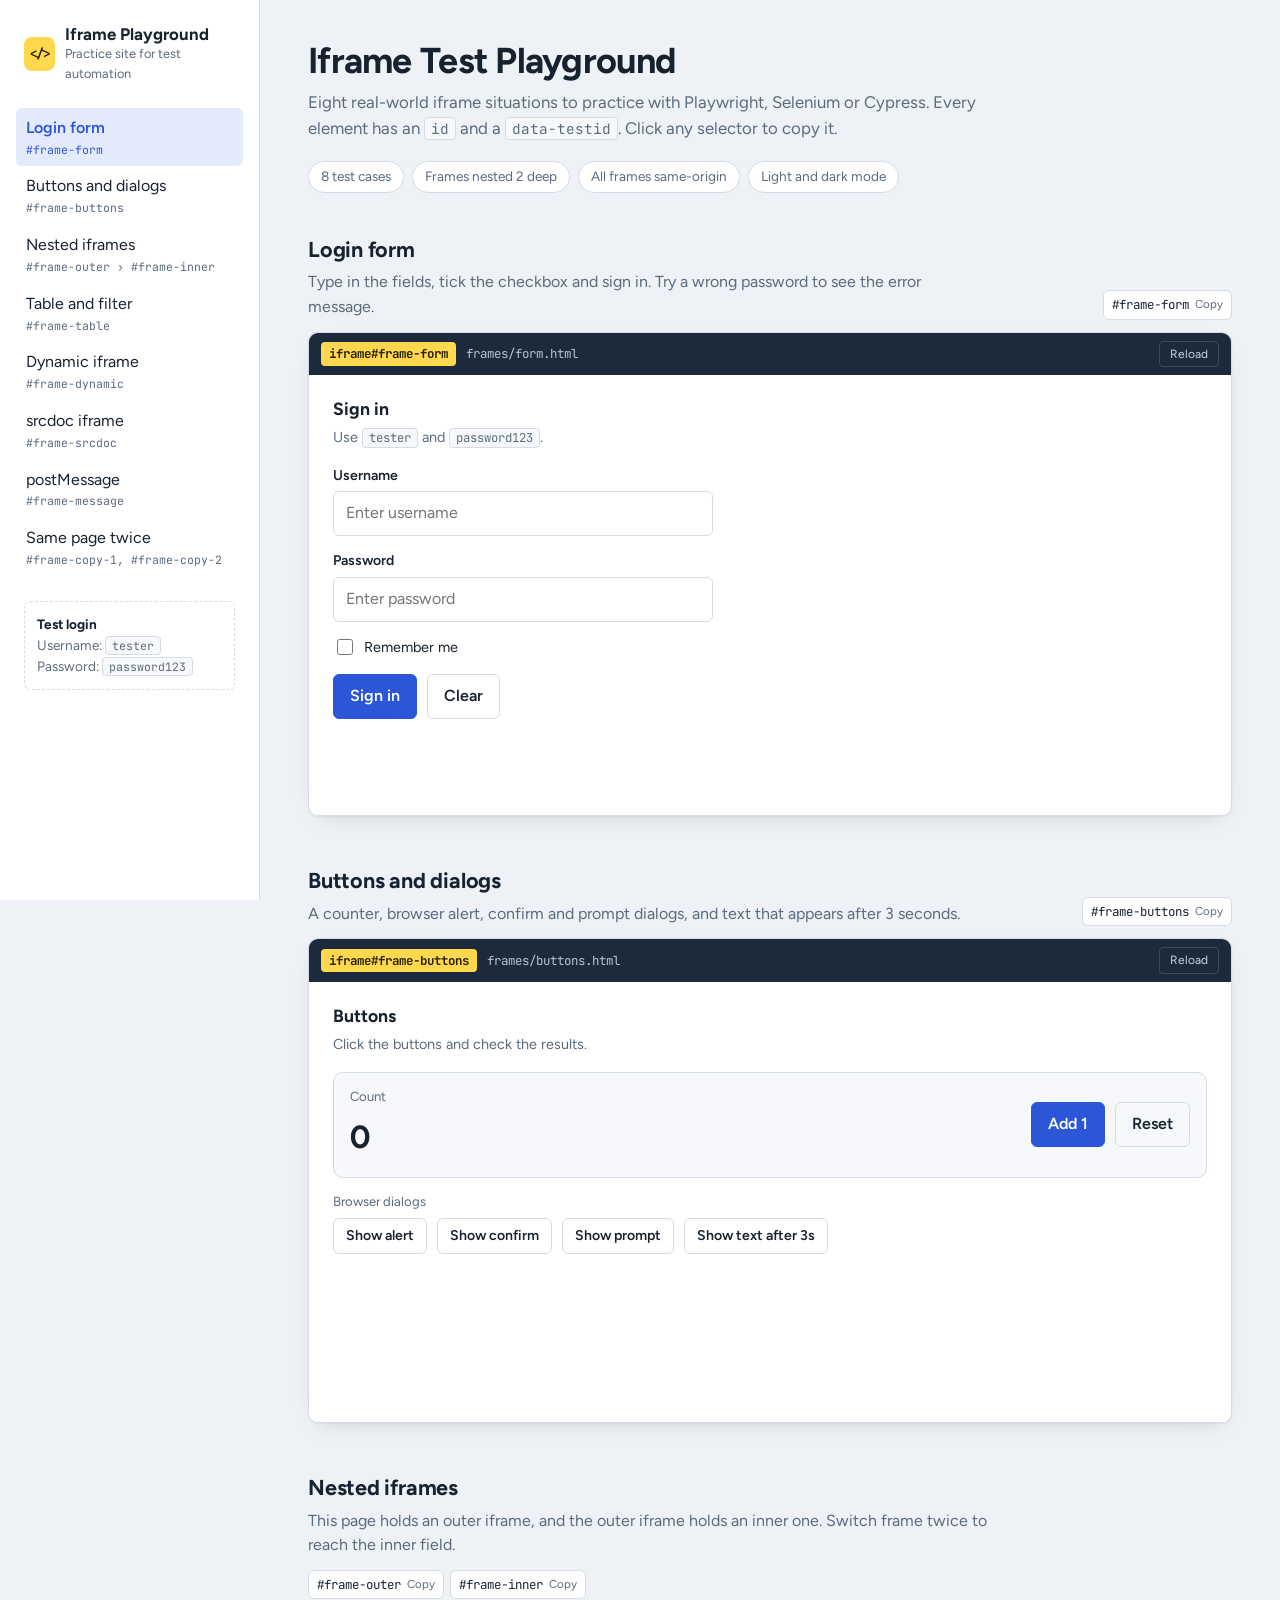
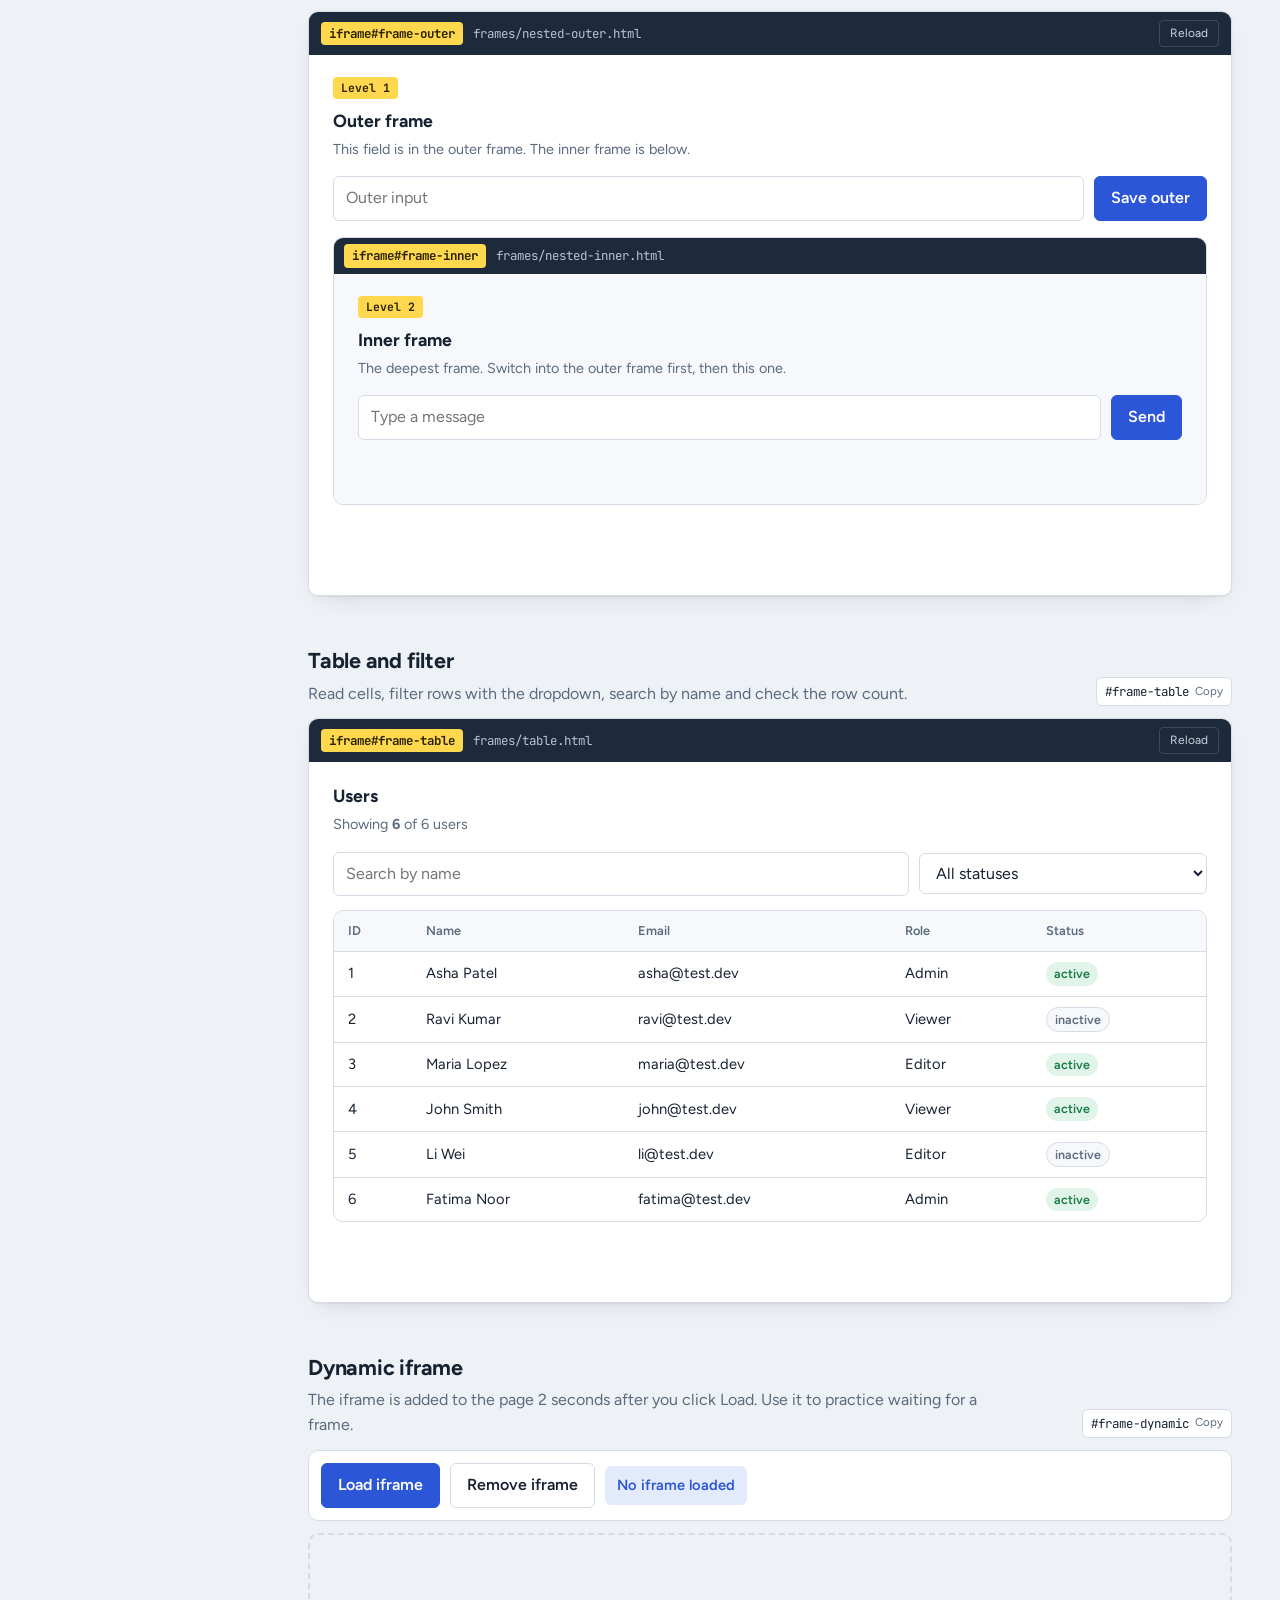
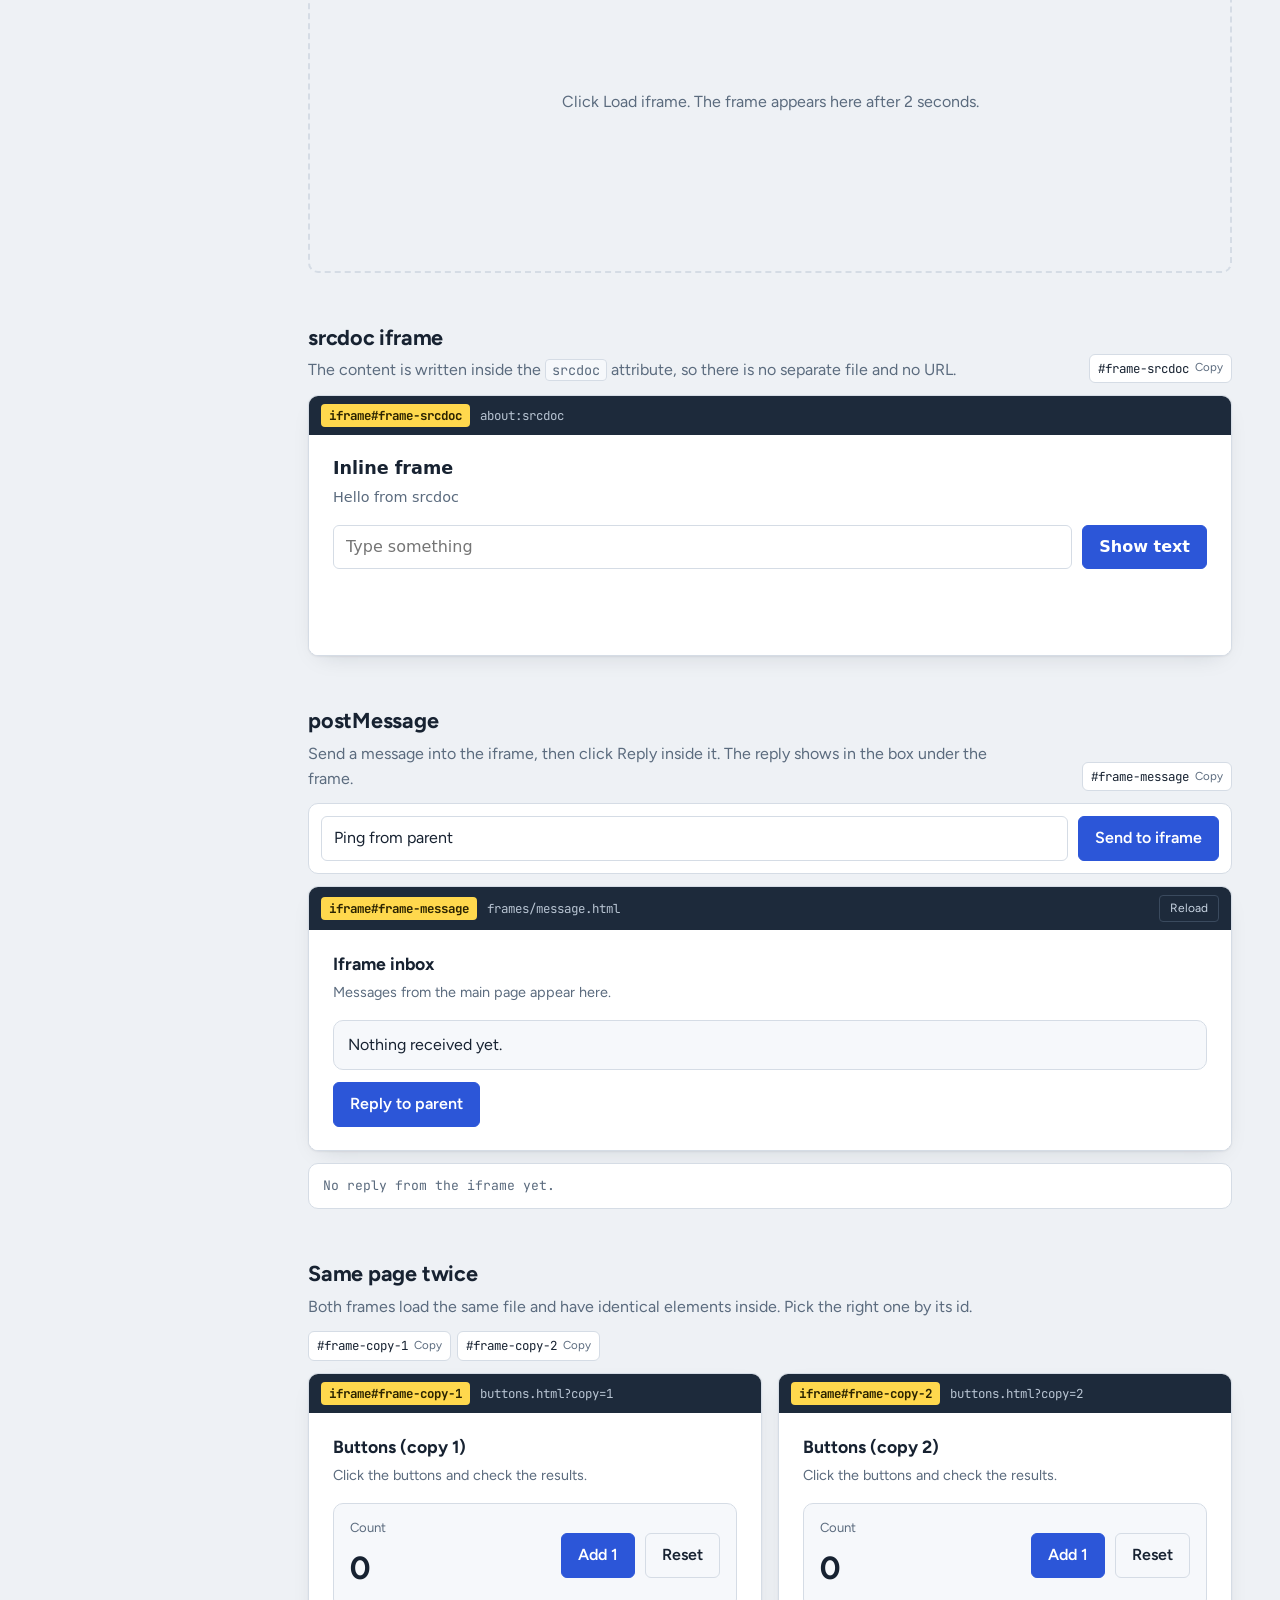
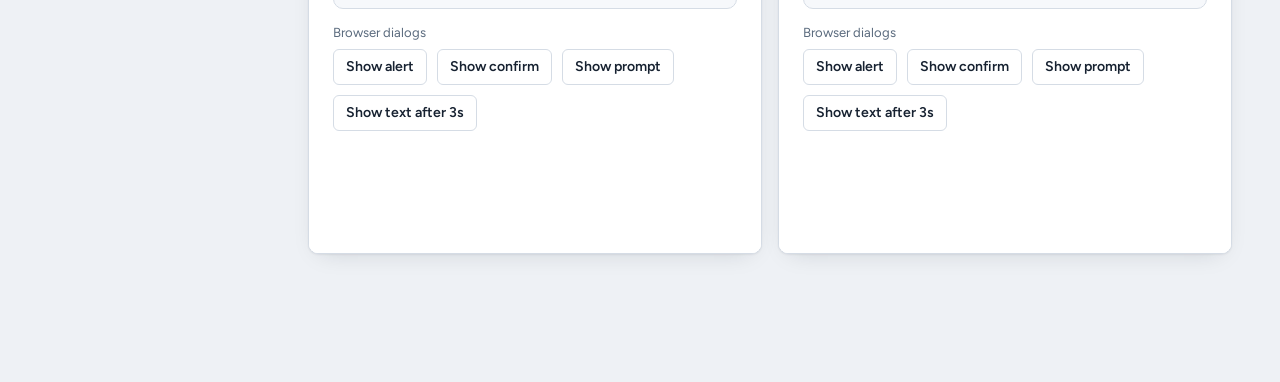
<file: index.html>
<!DOCTYPE html>
<html lang="en">
<head>
<meta charset="UTF-8">
<meta name="viewport" content="width=device-width, initial-scale=1">
<title>Iframe Test Playground</title>
<link rel="icon" href="data:image/svg+xml,<svg xmlns='http://www.w3.org/2000/svg' viewBox='0 0 100 100'><text y='.9em' font-size='90'>🧪</text></svg>">
<link rel="preconnect" href="https://fonts.googleapis.com">
<link rel="preconnect" href="https://fonts.gstatic.com" crossorigin>
<link href="https://fonts.googleapis.com/css2?family=Figtree:wght@400;600;700&family=JetBrains+Mono:wght@400;700&display=swap" rel="stylesheet">
<link rel="stylesheet" href="css/style.css">
</head>
<body>
<div class="app">

  <aside class="side">
    <div class="brand">
      <div class="brand-mark">&lt;/&gt;</div>
      <div><div class="brand-name">Iframe Playground</div><div class="brand-sub">Practice site for test automation</div></div>
    </div>
    <ul class="nav" id="nav">
      <li><a href="#case-form">Login form<small>#frame-form</small></a></li>
      <li><a href="#case-buttons">Buttons and dialogs<small>#frame-buttons</small></a></li>
      <li><a href="#case-nested">Nested iframes<small>#frame-outer › #frame-inner</small></a></li>
      <li><a href="#case-table">Table and filter<small>#frame-table</small></a></li>
      <li><a href="#case-dynamic">Dynamic iframe<small>#frame-dynamic</small></a></li>
      <li><a href="#case-srcdoc">srcdoc iframe<small>#frame-srcdoc</small></a></li>
      <li><a href="#case-message">postMessage<small>#frame-message</small></a></li>
      <li><a href="#case-multiple">Same page twice<small>#frame-copy-1, #frame-copy-2</small></a></li>
    </ul>
    <div class="side-note"><strong>Test login</strong><br>Username: <code>tester</code><br>Password: <code>password123</code></div>
  </aside>

  <main class="main">
    <header class="intro">
      <h1>Iframe Test Playground</h1>
      <p>Eight real-world iframe situations to practice with Playwright, Selenium or Cypress. Every element has an <code>id</code> and a <code>data-testid</code>. Click any selector to copy it.</p>
      <ul class="facts">
        <li>8 test cases</li>
        <li>Frames nested 2 deep</li>
        <li>All frames same-origin</li>
        <li>Light and dark mode</li>
      </ul>
    </header>

    <!-- 1. Login form -->
    <section class="case" id="case-form">
      <div class="case-head">
        <div><h2>Login form</h2><p class="desc">Type in the fields, tick the checkbox and sign in. Try a wrong password to see the error message.</p></div>
        <div class="selectors"><button class="chip" data-copy="#frame-form">#frame-form <span class="copy-label">Copy</span></button></div>
      </div>
      <div class="window">
        <div class="window-bar"><span class="tag">iframe#frame-form</span><span class="src">frames/form.html</span><button class="reload" data-reload="frame-form">Reload</button></div>
        <iframe id="frame-form" name="frame-form" data-testid="frame-form" title="Login form" src="frames/form.html" class="h-lg"></iframe>
      </div>
    </section>

    <!-- 2. Buttons -->
    <section class="case" id="case-buttons">
      <div class="case-head">
        <div><h2>Buttons and dialogs</h2><p class="desc">A counter, browser alert, confirm and prompt dialogs, and text that appears after 3 seconds.</p></div>
        <div class="selectors"><button class="chip" data-copy="#frame-buttons">#frame-buttons <span class="copy-label">Copy</span></button></div>
      </div>
      <div class="window">
        <div class="window-bar"><span class="tag">iframe#frame-buttons</span><span class="src">frames/buttons.html</span><button class="reload" data-reload="frame-buttons">Reload</button></div>
        <iframe id="frame-buttons" name="frame-buttons" data-testid="frame-buttons" title="Buttons" src="frames/buttons.html" class="h-lg"></iframe>
      </div>
    </section>

    <!-- 3. Nested -->
    <section class="case" id="case-nested">
      <div class="case-head">
        <div><h2>Nested iframes</h2><p class="desc">This page holds an outer iframe, and the outer iframe holds an inner one. Switch frame twice to reach the inner field.</p></div>
        <div class="selectors">
          <button class="chip" data-copy="#frame-outer">#frame-outer <span class="copy-label">Copy</span></button>
          <button class="chip" data-copy="#frame-inner">#frame-inner <span class="copy-label">Copy</span></button>
        </div>
      </div>
      <div class="window">
        <div class="window-bar"><span class="tag">iframe#frame-outer</span><span class="src">frames/nested-outer.html</span><button class="reload" data-reload="frame-outer">Reload</button></div>
        <iframe id="frame-outer" name="frame-outer" data-testid="frame-outer" title="Outer frame" src="frames/nested-outer.html" class="h-xl"></iframe>
      </div>
    </section>

    <!-- 4. Table -->
    <section class="case" id="case-table">
      <div class="case-head">
        <div><h2>Table and filter</h2><p class="desc">Read cells, filter rows with the dropdown, search by name and check the row count.</p></div>
        <div class="selectors"><button class="chip" data-copy="#frame-table">#frame-table <span class="copy-label">Copy</span></button></div>
      </div>
      <div class="window">
        <div class="window-bar"><span class="tag">iframe#frame-table</span><span class="src">frames/table.html</span><button class="reload" data-reload="frame-table">Reload</button></div>
        <iframe id="frame-table" name="frame-table" data-testid="frame-table" title="Table" src="frames/table.html" class="h-xl"></iframe>
      </div>
    </section>

    <!-- 5. Dynamic -->
    <section class="case" id="case-dynamic">
      <div class="case-head">
        <div><h2>Dynamic iframe</h2><p class="desc">The iframe is added to the page 2 seconds after you click Load. Use it to practice waiting for a frame.</p></div>
        <div class="selectors"><button class="chip" data-copy="#frame-dynamic">#frame-dynamic <span class="copy-label">Copy</span></button></div>
      </div>
      <div class="toolbar">
        <button id="btn-load-frame" data-testid="btn-load-frame" class="btn">Load iframe</button>
        <button id="btn-remove-frame" data-testid="btn-remove-frame" class="btn ghost">Remove iframe</button>
        <span id="dynamic-status" data-testid="dynamic-status" class="status info" style="margin:0">No iframe loaded</span>
      </div>
      <div id="dynamic-holder"><div class="empty" id="dynamic-empty">Click Load iframe. The frame appears here after 2 seconds.</div></div>
    </section>

    <!-- 6. srcdoc -->
    <section class="case" id="case-srcdoc">
      <div class="case-head">
        <div><h2>srcdoc iframe</h2><p class="desc">The content is written inside the <code>srcdoc</code> attribute, so there is no separate file and no URL.</p></div>
        <div class="selectors"><button class="chip" data-copy="#frame-srcdoc">#frame-srcdoc <span class="copy-label">Copy</span></button></div>
      </div>
      <div class="window">
        <div class="window-bar"><span class="tag">iframe#frame-srcdoc</span><span class="src">about:srcdoc</span></div>
        <iframe id="frame-srcdoc" data-testid="frame-srcdoc" title="srcdoc" class="h-sm"
          srcdoc="<!DOCTYPE html><html><head><link rel='stylesheet' href='css/style.css'></head><body class='frame'><h3>Inline frame</h3><p class='sub' id='srcdoc-text' data-testid='srcdoc-text'>Hello from srcdoc</p><div class='row'><div style='flex:1;min-width:180px'><input class='input' id='srcdoc-input' data-testid='srcdoc-input' placeholder='Type something' aria-label='Text'></div><button class='btn' id='srcdoc-btn' data-testid='srcdoc-btn' onclick=&quot;var v=document.getElementById('srcdoc-input').value;document.getElementById('srcdoc-text').textContent=v?'You typed: '+v:'Type something first.'&quot;>Show text</button></div></body></html>"></iframe>
      </div>
    </section>

    <!-- 7. postMessage -->
    <section class="case" id="case-message">
      <div class="case-head">
        <div><h2>postMessage</h2><p class="desc">Send a message into the iframe, then click Reply inside it. The reply shows in the box under the frame.</p></div>
        <div class="selectors"><button class="chip" data-copy="#frame-message">#frame-message <span class="copy-label">Copy</span></button></div>
      </div>
      <div class="toolbar">
        <div style="flex:1;min-width:200px"><input id="parent-msg" data-testid="parent-msg" class="input" value="Ping from parent" aria-label="Message to send"></div>
        <button id="btn-send-msg" data-testid="btn-send-msg" class="btn">Send to iframe</button>
      </div>
      <div class="window">
        <div class="window-bar"><span class="tag">iframe#frame-message</span><span class="src">frames/message.html</span><button class="reload" data-reload="frame-message">Reload</button></div>
        <iframe id="frame-message" name="frame-message" data-testid="frame-message" title="Messages" src="frames/message.html" class="h-sm"></iframe>
      </div>
      <div class="log" id="parent-log" data-testid="parent-log"><b>No reply from the iframe yet.</b></div>
    </section>

    <!-- 8. Same page twice -->
    <section class="case" id="case-multiple">
      <div class="case-head">
        <div><h2>Same page twice</h2><p class="desc">Both frames load the same file and have identical elements inside. Pick the right one by its id.</p></div>
        <div class="selectors">
          <button class="chip" data-copy="#frame-copy-1">#frame-copy-1 <span class="copy-label">Copy</span></button>
          <button class="chip" data-copy="#frame-copy-2">#frame-copy-2 <span class="copy-label">Copy</span></button>
        </div>
      </div>
      <div class="split">
        <div class="window">
          <div class="window-bar"><span class="tag">iframe#frame-copy-1</span><span class="src">buttons.html?copy=1</span></div>
          <iframe id="frame-copy-1" data-testid="frame-copy-1" title="Copy 1" src="frames/buttons.html?copy=1" class="h-lg"></iframe>
        </div>
        <div class="window">
          <div class="window-bar"><span class="tag">iframe#frame-copy-2</span><span class="src">buttons.html?copy=2</span></div>
          <iframe id="frame-copy-2" data-testid="frame-copy-2" title="Copy 2" src="frames/buttons.html?copy=2" class="h-lg"></iframe>
        </div>
      </div>
    </section>
  </main>
</div>

<script>
  // Copy selector chips
  document.querySelectorAll('[data-copy]').forEach(chip => {
    chip.addEventListener('click', async () => {
      const label = chip.querySelector('.copy-label');
      try { await navigator.clipboard.writeText(chip.dataset.copy); label.textContent = 'Copied'; chip.classList.add('copied'); }
      catch (e) { label.textContent = 'Select and copy'; }
      setTimeout(() => { label.textContent = 'Copy'; chip.classList.remove('copied'); }, 1500);
    });
  });

  // Reload buttons
  document.querySelectorAll('[data-reload]').forEach(btn => {
    btn.addEventListener('click', () => { const f = document.getElementById(btn.dataset.reload); f.src = f.src; });
  });

  // Highlight current section in the sidebar
  const links = [...document.querySelectorAll('#nav a')];
  const obs = new IntersectionObserver(entries => {
    entries.forEach(e => {
      if (e.isIntersecting) links.forEach(a => a.classList.toggle('active', a.getAttribute('href') === '#' + e.target.id));
    });
  }, { rootMargin: '-40% 0px -55% 0px' });
  document.querySelectorAll('.case').forEach(s => obs.observe(s));

  // Dynamic iframe
  const holder = document.getElementById('dynamic-holder');
  const dynStatus = document.getElementById('dynamic-status');
  const emptyBox = document.getElementById('dynamic-empty');
  let loading = false;
  document.getElementById('btn-load-frame').addEventListener('click', () => {
    if (loading || document.getElementById('frame-dynamic')) return;
    loading = true;
    dynStatus.textContent = 'Loading, please wait…';
    setTimeout(() => {
      emptyBox.hidden = true;
      const win = document.createElement('div');
      win.className = 'window';
      win.id = 'dynamic-window';
      win.innerHTML = '<div class="window-bar"><span class="tag">iframe#frame-dynamic</span><span class="src">frames/form.html?dynamic=1</span></div>';
      const f = document.createElement('iframe');
      f.id = 'frame-dynamic';
      f.name = 'frame-dynamic';
      f.setAttribute('data-testid', 'frame-dynamic');
      f.title = 'Dynamic frame';
      f.className = 'h-lg';
      f.src = 'frames/form.html?dynamic=1';
      win.appendChild(f);
      holder.appendChild(win);
      dynStatus.textContent = 'Iframe loaded';
      loading = false;
    }, 2000);
  });
  document.getElementById('btn-remove-frame').addEventListener('click', () => {
    const w = document.getElementById('dynamic-window');
    if (w) w.remove();
    emptyBox.hidden = false;
    dynStatus.textContent = 'No iframe loaded';
  });

  // postMessage
  const msgFrame = document.getElementById('frame-message');
  const parentLog = document.getElementById('parent-log');
  document.getElementById('btn-send-msg').addEventListener('click', () => {
    msgFrame.contentWindow.postMessage({ from: 'parent', text: document.getElementById('parent-msg').value }, '*');
  });
  window.addEventListener('message', (e) => {
    if (e.data && e.data.from === 'child') parentLog.textContent = 'Reply from iframe: ' + e.data.text;
  });
</script>
</body>
</html>
</file>
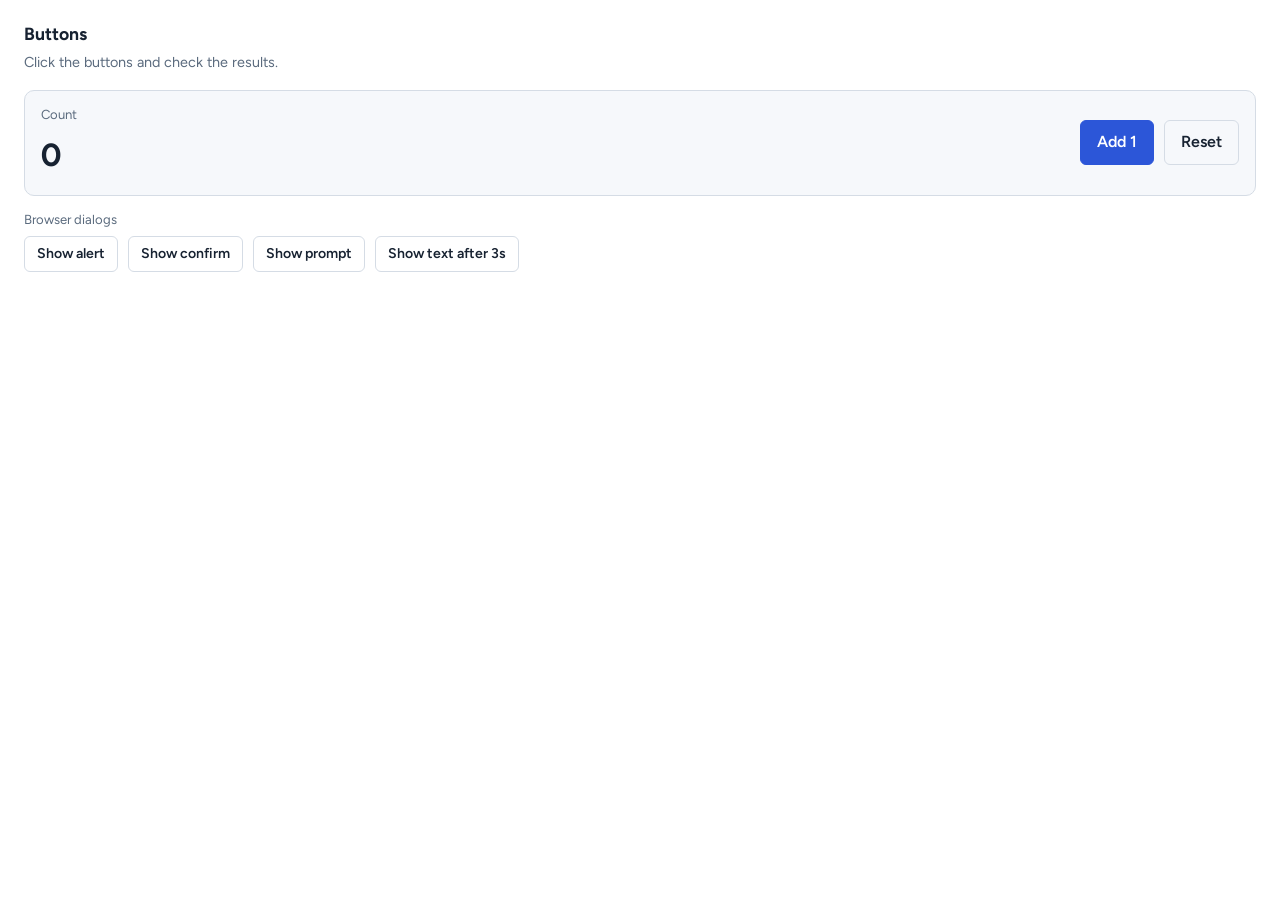
<file: frames/buttons.html>
<!DOCTYPE html>
<html lang="en"><head><meta charset="UTF-8"><meta name="viewport" content="width=device-width, initial-scale=1">
<link href="https://fonts.googleapis.com/css2?family=Figtree:wght@400;600;700&family=JetBrains+Mono:wght@400;700&display=swap" rel="stylesheet">
<link rel="stylesheet" href="../css/style.css"><title>Buttons</title></head>
<body class="frame">
  <h3 id="buttons-title" data-testid="buttons-title">Buttons</h3>
  <p class="sub">Click the buttons and check the results.</p>
  <div class="counter-box">
    <div><div class="group-label">Count</div><div class="counter-num" id="counter" data-testid="counter">0</div></div>
    <div class="row" style="margin-left:auto">
      <button class="btn" id="btn-plus" data-testid="btn-plus">Add 1</button>
      <button class="btn ghost" id="btn-reset" data-testid="btn-reset">Reset</button>
    </div>
  </div>
  <p class="group-label">Browser dialogs</p>
  <div class="row">
    <button class="btn ghost small" id="btn-alert" data-testid="btn-alert">Show alert</button>
    <button class="btn ghost small" id="btn-confirm" data-testid="btn-confirm">Show confirm</button>
    <button class="btn ghost small" id="btn-prompt" data-testid="btn-prompt">Show prompt</button>
    <button class="btn ghost small" id="btn-delayed" data-testid="btn-delayed">Show text after 3s</button>
  </div>
  <p id="dialog-result" data-testid="dialog-result" class="status info" role="status"></p>
  <p id="delayed-text" data-testid="delayed-text" class="status ok" hidden>Delayed text is visible</p>
<script>
  const copy = new URLSearchParams(location.search).get('copy');
  if (copy) document.getElementById('buttons-title').textContent = 'Buttons (copy ' + copy + ')';
  let n = 0; const c = document.getElementById('counter');
  const out = document.getElementById('dialog-result');
  document.getElementById('btn-plus').onclick = () => c.textContent = ++n;
  document.getElementById('btn-reset').onclick = () => c.textContent = n = 0;
  document.getElementById('btn-alert').onclick = () => { alert('Hello from iframe'); out.textContent = 'Alert closed'; };
  document.getElementById('btn-confirm').onclick = () => { out.textContent = confirm('Do you agree?') ? 'Confirm: OK' : 'Confirm: Cancel'; };
  document.getElementById('btn-prompt').onclick = () => { const v = prompt('Your name?'); out.textContent = v === null ? 'Prompt: Cancel' : 'Prompt: ' + v; };
  document.getElementById('btn-delayed').onclick = () => {
    const d = document.getElementById('delayed-text'); d.hidden = true;
    out.textContent = 'Waiting 3 seconds…';
    setTimeout(() => { d.hidden = false; out.textContent = ''; }, 3000);
  };
</script>
</body></html>
</file>
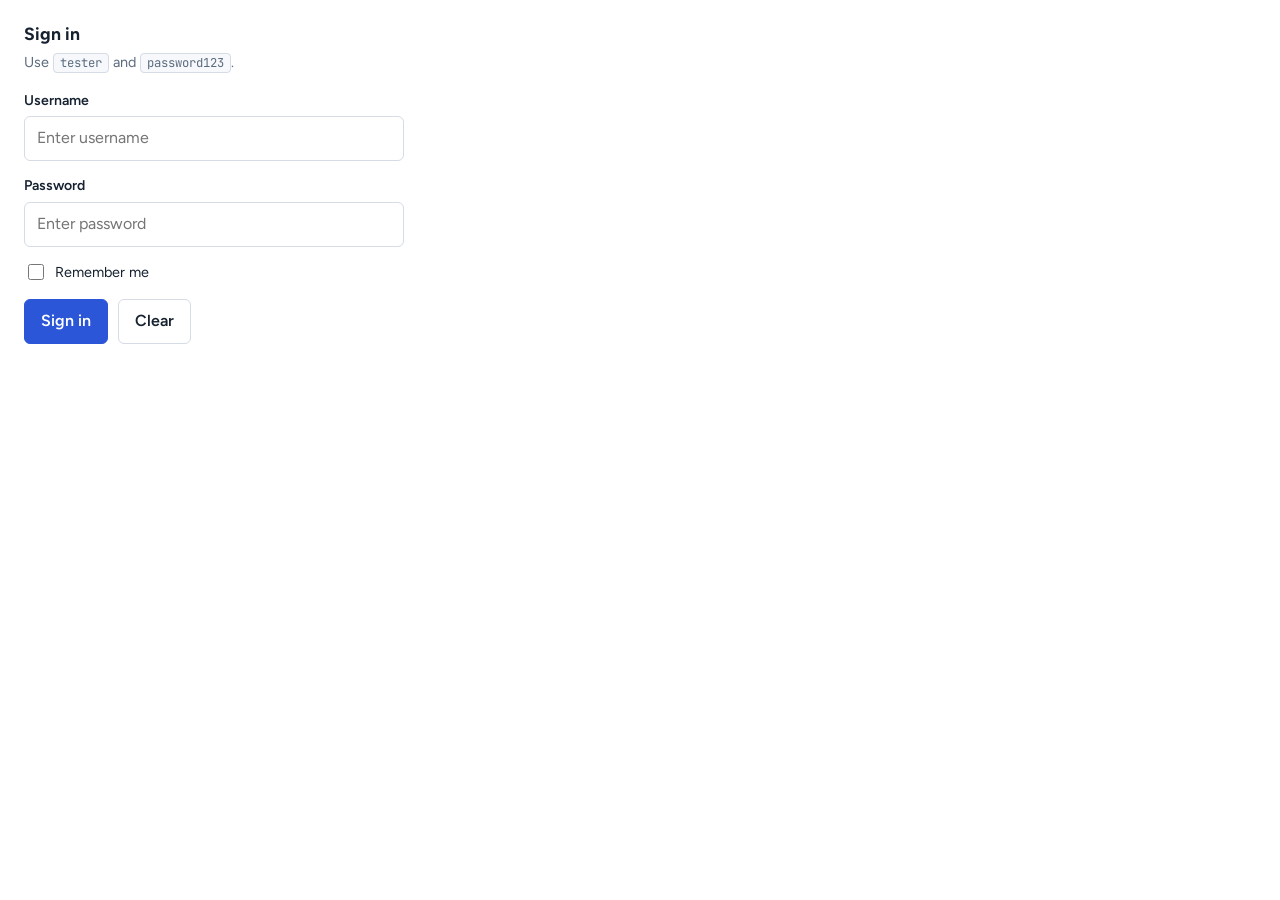
<file: frames/form.html>
<!DOCTYPE html>
<html lang="en"><head><meta charset="UTF-8"><meta name="viewport" content="width=device-width, initial-scale=1">
<link href="https://fonts.googleapis.com/css2?family=Figtree:wght@400;600;700&family=JetBrains+Mono:wght@400;700&display=swap" rel="stylesheet">
<link rel="stylesheet" href="../css/style.css"><title>Login form</title></head>
<body class="frame">
<div class="form-card">
  <h3 id="form-title" data-testid="form-title">Sign in</h3>
  <p class="sub">Use <code>tester</code> and <code>password123</code>.</p>
  <div class="field"><label for="username">Username</label>
    <input class="input" id="username" name="username" data-testid="username" autocomplete="off" placeholder="Enter username"></div>
  <div class="field"><label for="password">Password</label>
    <input class="input" id="password" name="password" type="password" data-testid="password" placeholder="Enter password"></div>
  <label class="check"><input type="checkbox" id="remember" data-testid="remember"> Remember me</label>
  <div class="row">
    <button class="btn" id="btn-login" data-testid="btn-login">Sign in</button>
    <button class="btn ghost" id="btn-clear" data-testid="btn-clear">Clear</button>
  </div>
  <p id="login-result" data-testid="login-result" class="status" role="status"></p>
</div>
<script>
  if (new URLSearchParams(location.search).get('dynamic')) document.getElementById('form-title').textContent = 'Sign in (dynamic frame)';
  const r = document.getElementById('login-result');
  document.getElementById('btn-login').addEventListener('click', () => {
    const u = document.getElementById('username').value.trim();
    const p = document.getElementById('password').value;
    if (!u || !p) { r.textContent = 'Enter a username and password.'; r.className = 'status err'; return; }
    if (u === 'tester' && p === 'password123') { r.textContent = 'Signed in as ' + u; r.className = 'status ok'; }
    else { r.textContent = 'Wrong username or password.'; r.className = 'status err'; }
  });
  document.getElementById('btn-clear').addEventListener('click', () => {
    ['username','password'].forEach(id => document.getElementById(id).value = '');
    document.getElementById('remember').checked = false;
    r.textContent = ''; r.className = 'status';
  });
</script>
</body></html>
</file>
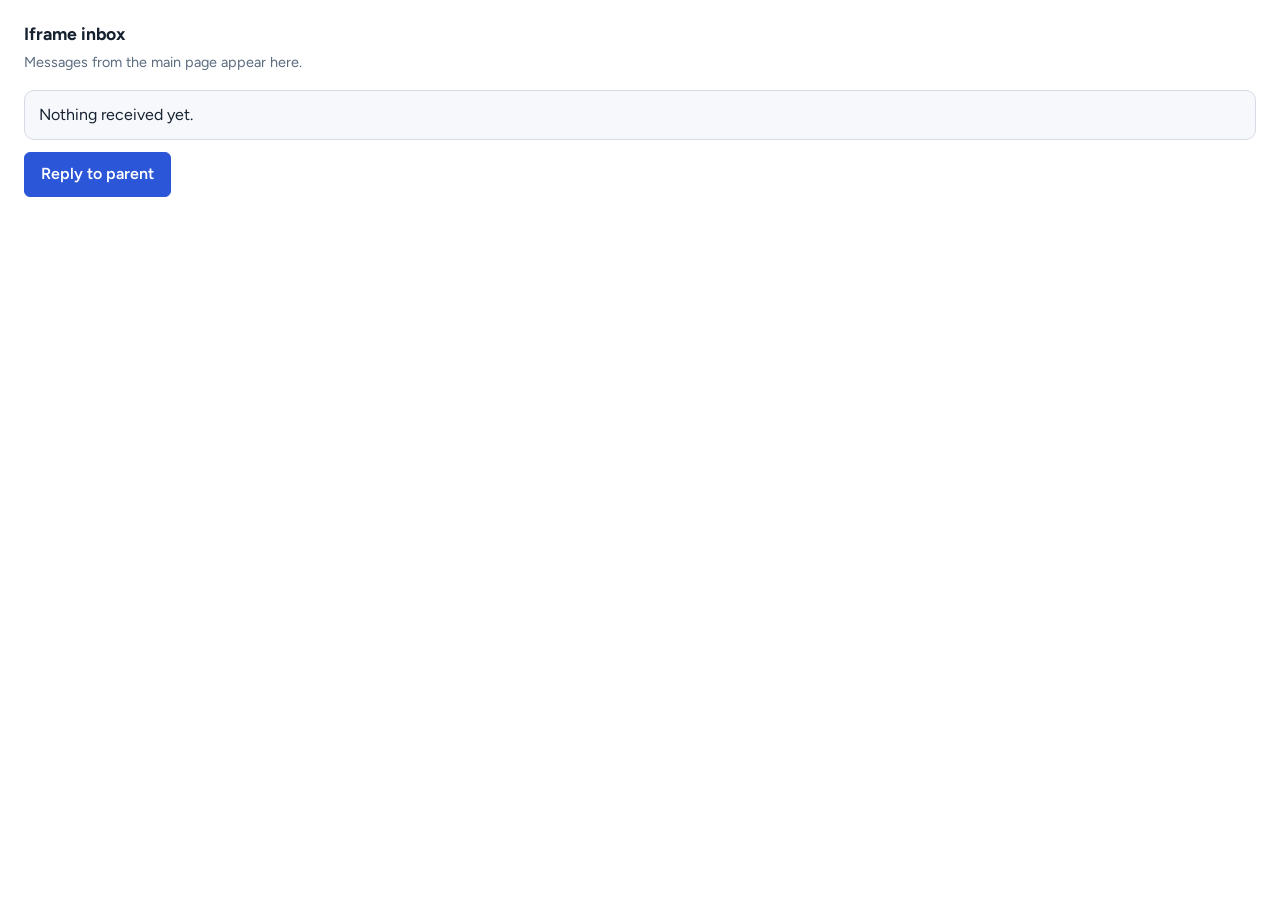
<file: frames/message.html>
<!DOCTYPE html>
<html lang="en"><head><meta charset="UTF-8"><meta name="viewport" content="width=device-width, initial-scale=1">
<link href="https://fonts.googleapis.com/css2?family=Figtree:wght@400;600;700&family=JetBrains+Mono:wght@400;700&display=swap" rel="stylesheet">
<link rel="stylesheet" href="../css/style.css"><title>Messages</title></head>
<body class="frame">
  <h3>Iframe inbox</h3>
  <p class="sub">Messages from the main page appear here.</p>
  <div class="bubble" id="child-received" data-testid="child-received">Nothing received yet.</div>
  <button class="btn" id="btn-reply" data-testid="btn-reply">Reply to parent</button>
<script>
  let last = '';
  window.addEventListener('message', (e) => {
    if (e.data && e.data.from === 'parent') {
      last = e.data.text;
      document.getElementById('child-received').textContent = 'Received: ' + last;
    }
  });
  document.getElementById('btn-reply').onclick = () =>
    parent.postMessage({ from: 'child', text: last ? 'Got "' + last + '"' : 'Hello from iframe' }, '*');
</script>
</body></html>
</file>
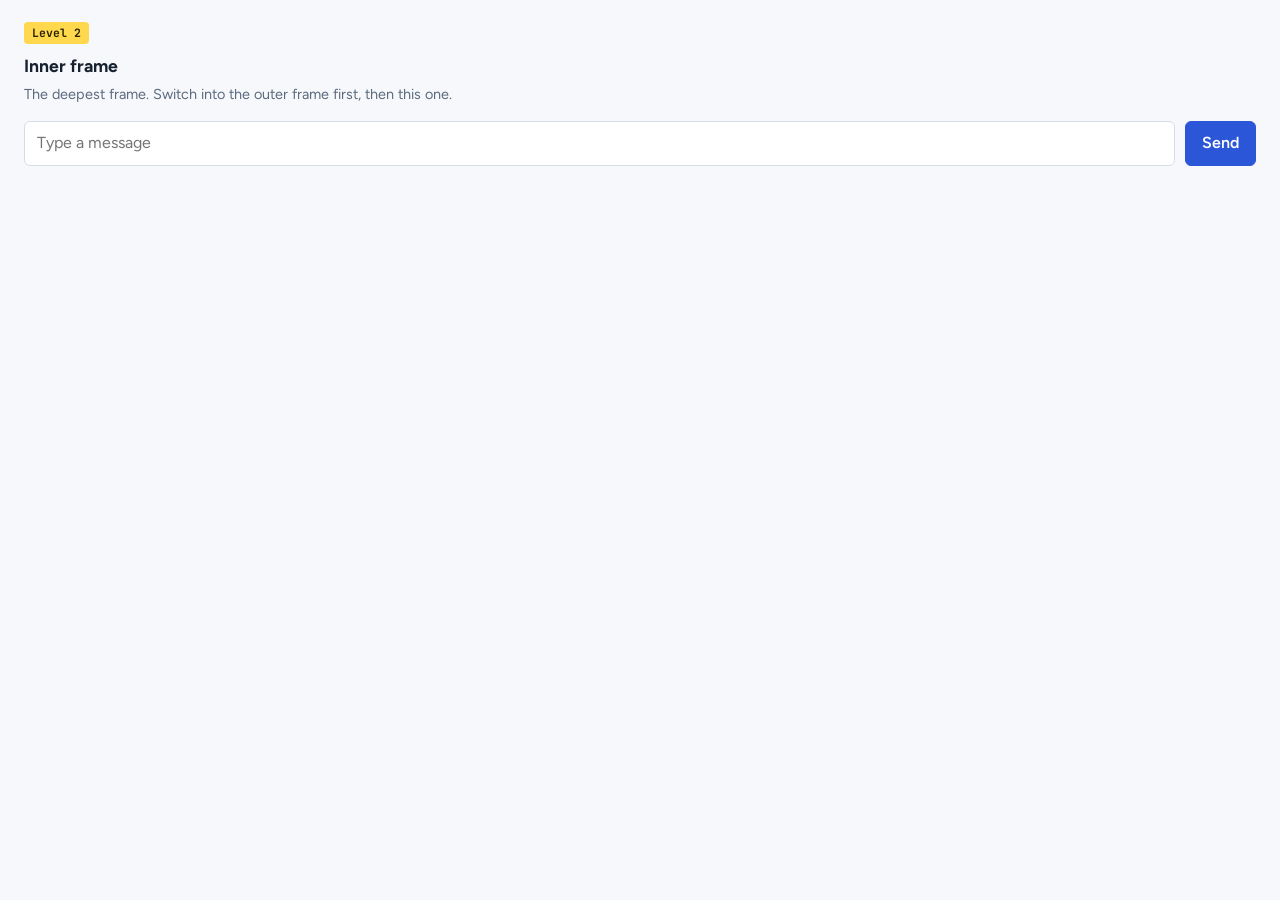
<file: frames/nested-inner.html>
<!DOCTYPE html>
<html lang="en"><head><meta charset="UTF-8"><meta name="viewport" content="width=device-width, initial-scale=1">
<link href="https://fonts.googleapis.com/css2?family=Figtree:wght@400;600;700&family=JetBrains+Mono:wght@400;700&display=swap" rel="stylesheet">
<link rel="stylesheet" href="../css/style.css"><title>Inner frame</title></head>
<body class="frame" style="background:var(--surface-2)">
  <span class="level">Level 2</span>
  <h3 id="inner-title" data-testid="inner-title">Inner frame</h3>
  <p class="sub">The deepest frame. Switch into the outer frame first, then this one.</p>
  <div class="row">
    <div style="flex:1;min-width:180px"><input class="input" id="inner-input" data-testid="inner-input" placeholder="Type a message" aria-label="Message"></div>
    <button class="btn" id="btn-inner" data-testid="btn-inner">Send</button>
  </div>
  <p id="inner-result" data-testid="inner-result" class="status" role="status"></p>
<script>
  document.getElementById('btn-inner').onclick = () => {
    const v = document.getElementById('inner-input').value;
    const r = document.getElementById('inner-result');
    r.textContent = v ? 'Inner received: ' + v : 'Type a message first.';
    r.className = 'status ' + (v ? 'ok' : 'err');
  };
</script>
</body></html>
</file>
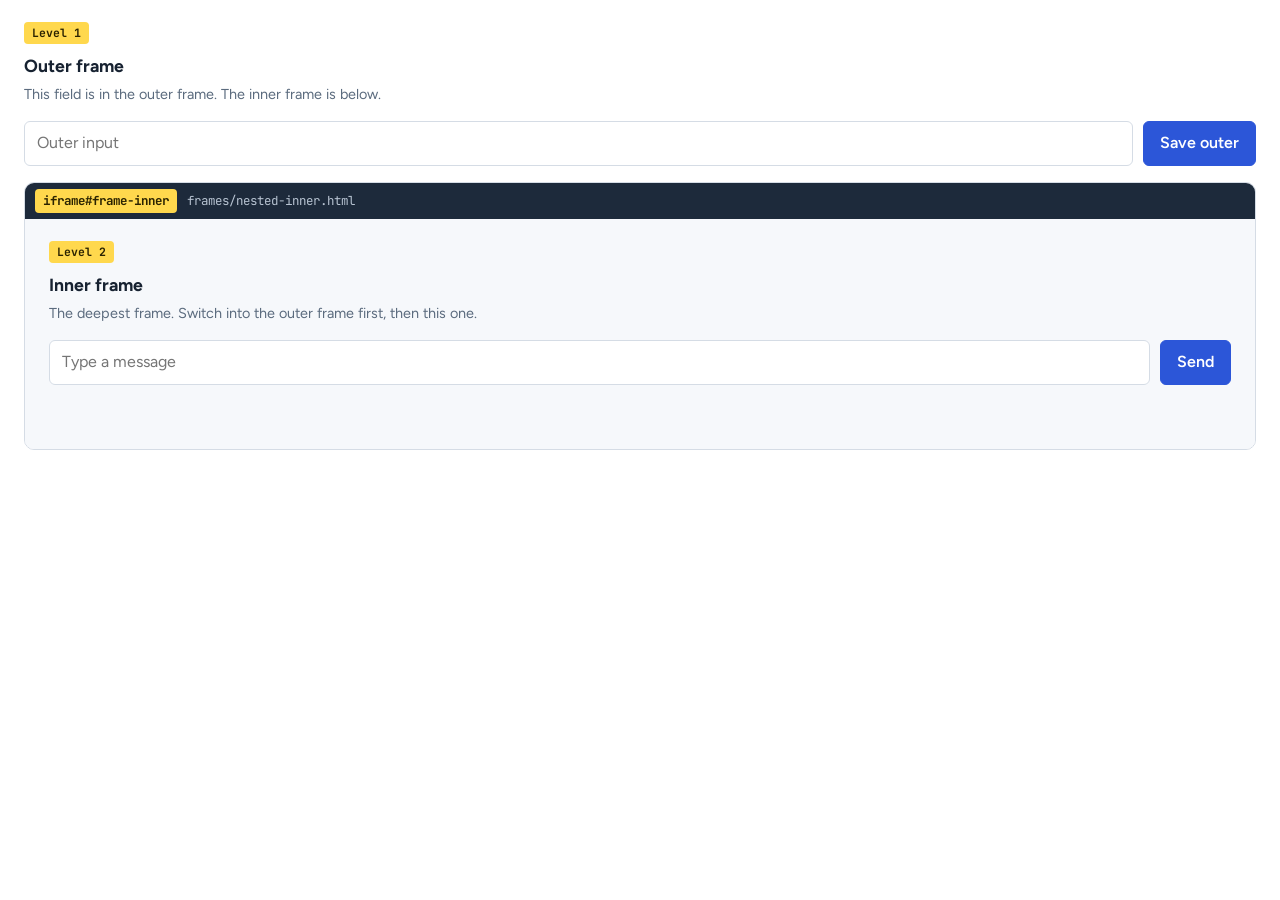
<file: frames/nested-outer.html>
<!DOCTYPE html>
<html lang="en"><head><meta charset="UTF-8"><meta name="viewport" content="width=device-width, initial-scale=1">
<link href="https://fonts.googleapis.com/css2?family=Figtree:wght@400;600;700&family=JetBrains+Mono:wght@400;700&display=swap" rel="stylesheet">
<link rel="stylesheet" href="../css/style.css"><title>Outer frame</title></head>
<body class="frame">
  <span class="level">Level 1</span>
  <h3 id="outer-title" data-testid="outer-title">Outer frame</h3>
  <p class="sub">This field is in the outer frame. The inner frame is below.</p>
  <div class="row">
    <div style="flex:1;min-width:180px"><input class="input" id="outer-input" data-testid="outer-input" placeholder="Outer input" aria-label="Outer input"></div>
    <button class="btn" id="btn-outer" data-testid="btn-outer">Save outer</button>
  </div>
  <p id="outer-result" data-testid="outer-result" class="status ok" role="status"></p>
  <div class="inner-box">
    <div class="window-bar"><span class="tag">iframe#frame-inner</span><span class="src">frames/nested-inner.html</span></div>
    <iframe id="frame-inner" name="frame-inner" data-testid="frame-inner" title="Inner frame" src="nested-inner.html"></iframe>
  </div>
<script>
  document.getElementById('btn-outer').onclick = () => {
    const v = document.getElementById('outer-input').value;
    const r = document.getElementById('outer-result');
    r.textContent = v ? 'Saved: ' + v : 'Type something first.';
    r.className = 'status ' + (v ? 'ok' : 'err');
  };
</script>
</body></html>
</file>
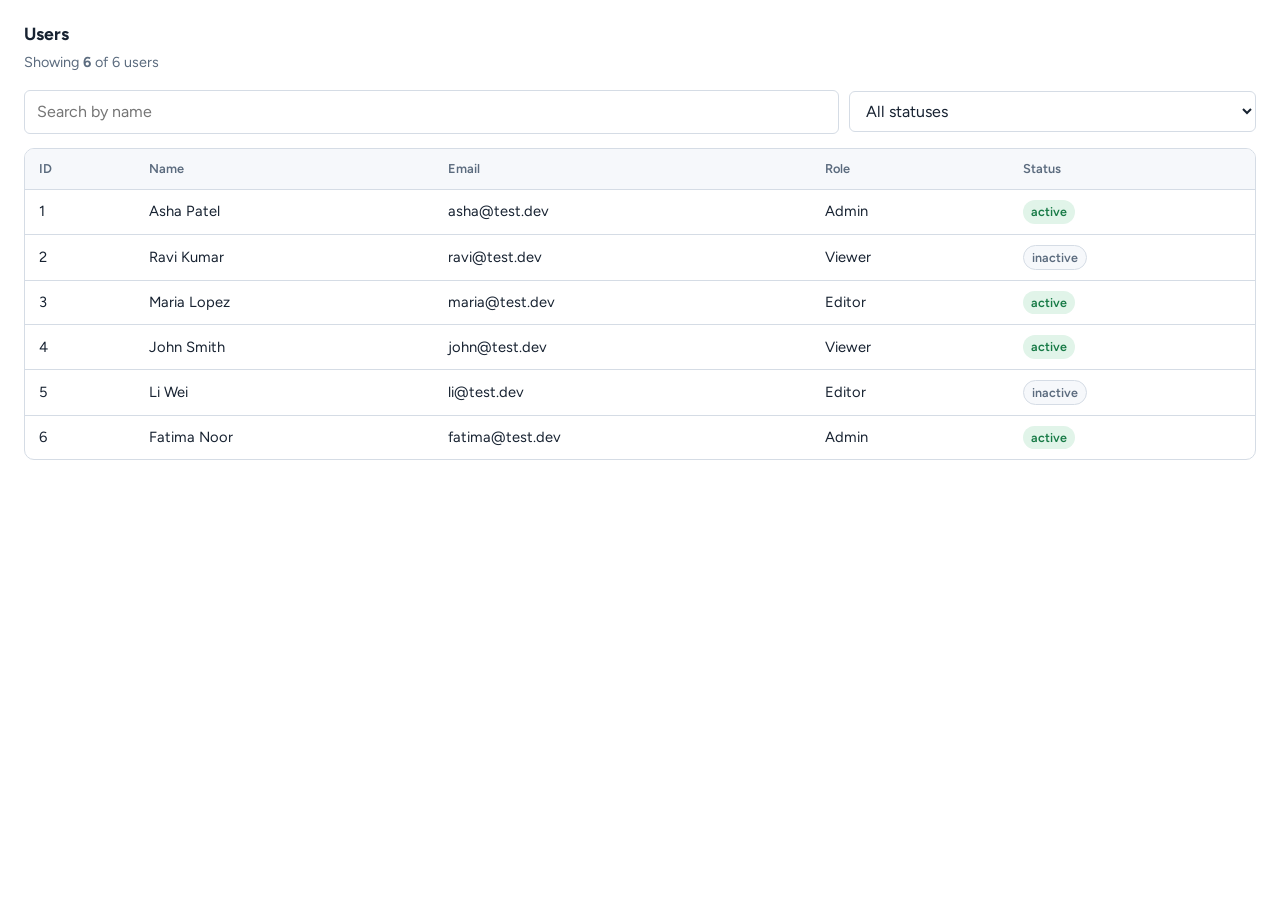
<file: frames/table.html>
<!DOCTYPE html>
<html lang="en"><head><meta charset="UTF-8"><meta name="viewport" content="width=device-width, initial-scale=1">
<link href="https://fonts.googleapis.com/css2?family=Figtree:wght@400;600;700&family=JetBrains+Mono:wght@400;700&display=swap" rel="stylesheet">
<link rel="stylesheet" href="../css/style.css"><title>Table</title></head>
<body class="frame">
  <h3 data-testid="table-title">Users</h3>
  <p class="sub">Showing <strong id="row-count" data-testid="row-count">6</strong> of 6 users</p>
  <div class="row" style="margin:0 0 14px">
    <div style="flex:2;min-width:160px"><input class="input" id="name-search" data-testid="name-search" placeholder="Search by name" aria-label="Search by name"></div>
    <div style="flex:1;min-width:140px">
      <select class="input" id="status-filter" data-testid="status-filter" aria-label="Status">
        <option value="all">All statuses</option><option value="active">Active</option><option value="inactive">Inactive</option>
      </select>
    </div>
  </div>
  <div class="table-wrap">
  <table id="users-table" data-testid="users-table">
    <thead><tr><th>ID</th><th>Name</th><th>Email</th><th>Role</th><th>Status</th></tr></thead>
    <tbody>
      <tr data-status="active"><td>1</td><td>Asha Patel</td><td>asha@test.dev</td><td>Admin</td><td><span class="badge active">active</span></td></tr>
      <tr data-status="inactive"><td>2</td><td>Ravi Kumar</td><td>ravi@test.dev</td><td>Viewer</td><td><span class="badge inactive">inactive</span></td></tr>
      <tr data-status="active"><td>3</td><td>Maria Lopez</td><td>maria@test.dev</td><td>Editor</td><td><span class="badge active">active</span></td></tr>
      <tr data-status="active"><td>4</td><td>John Smith</td><td>john@test.dev</td><td>Viewer</td><td><span class="badge active">active</span></td></tr>
      <tr data-status="inactive"><td>5</td><td>Li Wei</td><td>li@test.dev</td><td>Editor</td><td><span class="badge inactive">inactive</span></td></tr>
      <tr data-status="active"><td>6</td><td>Fatima Noor</td><td>fatima@test.dev</td><td>Admin</td><td><span class="badge active">active</span></td></tr>
    </tbody>
  </table>
  </div>
  <p id="no-rows" data-testid="no-rows" class="status err" hidden>No users match.</p>
<script>
  const sel = document.getElementById('status-filter');
  const q = document.getElementById('name-search');
  function apply(){
    let shown = 0; const term = q.value.trim().toLowerCase();
    document.querySelectorAll('#users-table tbody tr').forEach(tr => {
      const okStatus = sel.value === 'all' || tr.dataset.status === sel.value;
      const okName = !term || tr.cells[1].textContent.toLowerCase().includes(term);
      tr.hidden = !(okStatus && okName); if (!tr.hidden) shown++;
    });
    document.getElementById('row-count').textContent = shown;
    document.getElementById('no-rows').hidden = shown !== 0;
  }
  sel.onchange = apply; q.oninput = apply;
</script>
</body></html>
</file>
<file: css/style.css>
/* ===== Tokens ===== */
:root{
  --bg:#eef1f5; --surface:#ffffff; --surface-2:#f6f8fb; --ink:#172231; --muted:#5b6b7e;
  --line:#d5dce5; --accent:#2c56d8; --accent-soft:#e3eafc; --accent-ink:#ffffff;
  --mark:#ffd84d; --mark-ink:#2b2300; --ok:#177a46; --ok-soft:#e1f4e9; --err:#b9381a; --err-soft:#fbe7e1;
  --bar:#1d2a3b; --bar-ink:#c9d5e3;
  --radius:10px; --radius-sm:6px;
  --font:"Figtree",system-ui,-apple-system,"Segoe UI",Roboto,sans-serif;
  --mono:"JetBrains Mono",ui-monospace,Menlo,Consolas,monospace;
  color-scheme:light;
}
@media (prefers-color-scheme: dark){
  :root{
    --bg:#10161e; --surface:#18212c; --surface-2:#1e2935; --ink:#e3eaf2; --muted:#93a4b7;
    --line:#2c3a49; --accent:#7a9dff; --accent-soft:#22304d; --accent-ink:#0c1424;
    --mark:#ffd84d; --mark-ink:#2b2300; --ok:#5fd394; --ok-soft:#163626; --err:#ff9475; --err-soft:#3c2019;
    --bar:#0b1118; --bar-ink:#9fb0c4;
    color-scheme:dark;
  }
}
*{box-sizing:border-box}
html,body{margin:0}
body{background:var(--bg);color:var(--ink);font-family:var(--font);font-size:16px;line-height:1.55;-webkit-font-smoothing:antialiased}
a{color:var(--accent)}
code{font-family:var(--mono);font-size:.85em;background:var(--surface-2);border:1px solid var(--line);padding:1px 6px;border-radius:4px}
:focus-visible{outline:3px solid var(--accent);outline-offset:2px}
@media (prefers-reduced-motion: reduce){*{transition:none!important;scroll-behavior:auto!important}}
html{scroll-behavior:smooth;scroll-padding-top:16px}

/* ===== App layout ===== */
.app{display:grid;grid-template-columns:260px minmax(0,1fr);min-height:100vh;align-items:start}
.side{min-width:0;position:sticky;top:0;height:100vh;overflow-y:auto;background:var(--surface);border-right:1px solid var(--line);padding:24px 16px}
.brand{display:flex;align-items:center;gap:10px;margin:0 8px 24px}
.brand-mark{width:34px;height:34px;border-radius:8px;background:var(--mark);display:grid;place-items:center;font-family:var(--mono);font-weight:700;color:var(--mark-ink);font-size:.8rem}
.brand-name{font-weight:700;font-size:1.05rem;line-height:1.2}
.brand-sub{font-size:.8rem;color:var(--muted)}
.nav{list-style:none;margin:0;padding:0}
.nav a{display:block;padding:8px 10px;border-radius:var(--radius-sm);text-decoration:none;color:var(--ink)}
.nav a:hover{background:var(--surface-2)}
.nav a.active{background:var(--accent-soft);color:var(--accent);font-weight:600}
.nav small{display:block;font-family:var(--mono);font-size:.72rem;color:var(--muted);font-weight:400}
.nav a.active small{color:var(--accent)}
.side-note{margin:24px 8px 0;padding:12px;border:1px dashed var(--line);border-radius:var(--radius-sm);font-size:.85rem;color:var(--muted)}
.side-note strong{color:var(--ink)}

.main{padding:40px 48px 80px;max-width:1080px;width:100%;min-width:0}
.intro h1{font-size:2.25rem;line-height:1.15;margin:0 0 8px;letter-spacing:-.02em}
.intro p{margin:0;color:var(--muted);max-width:64ch;font-size:1.05rem}
.facts{display:flex;flex-wrap:wrap;gap:8px;margin:20px 0 40px;padding:0;list-style:none}
.facts li{background:var(--surface);border:1px solid var(--line);border-radius:999px;padding:4px 12px;font-size:.85rem;color:var(--muted)}

/* ===== Test case ===== */
.case{margin:0 0 48px}
.case-head{display:flex;flex-wrap:wrap;justify-content:space-between;gap:12px;align-items:flex-end;margin:0 0 12px}
.case h2{margin:0;font-size:1.35rem;letter-spacing:-.01em}
.case .desc{margin:4px 0 0;color:var(--muted);max-width:68ch}
.selectors{display:flex;flex-wrap:wrap;gap:6px}
.chip{display:inline-flex;align-items:center;gap:6px;font-family:var(--mono);font-size:.78rem;background:var(--surface);border:1px solid var(--line);color:var(--ink);padding:4px 8px;border-radius:var(--radius-sm);cursor:pointer}
.chip:hover{border-color:var(--accent)}
.chip .copy-label{color:var(--muted);font-family:var(--font);font-size:.72rem}
.chip.copied{border-color:var(--ok);color:var(--ok)}

/* Browser-like window around each iframe */
.window{background:var(--surface);border:1px solid var(--line);border-radius:var(--radius);overflow:hidden;box-shadow:0 1px 2px rgba(15,25,40,.06),0 8px 24px -12px rgba(15,25,40,.18)}
.window-bar{display:flex;align-items:center;gap:10px;background:var(--bar);color:var(--bar-ink);padding:8px 12px;font-family:var(--mono);font-size:.78rem}
.tag{background:var(--mark);color:var(--mark-ink);padding:2px 8px;border-radius:4px;font-weight:700;white-space:nowrap}
.src{overflow:hidden;text-overflow:ellipsis;white-space:nowrap;opacity:.9}
.reload{margin-left:auto;background:transparent;border:1px solid #3a4a5e;color:var(--bar-ink);font-family:var(--font);font-size:.75rem;padding:3px 10px;border-radius:4px;cursor:pointer}
.reload:hover{color:#fff;border-color:#6b7d93}
.window iframe{display:block;width:100%;border:0;background:var(--surface)}
.h-sm{height:220px}.h-md{height:340px}.h-lg{height:440px}.h-xl{height:540px}
.stack{display:grid;gap:16px}
.split{display:grid;grid-template-columns:1fr 1fr;gap:16px}

/* Controls on the main page */
.toolbar{display:flex;flex-wrap:wrap;gap:10px;align-items:center;margin:0 0 12px;padding:12px;background:var(--surface);border:1px solid var(--line);border-radius:var(--radius)}
.empty{display:grid;place-items:center;height:340px;border:2px dashed var(--line);border-radius:var(--radius);color:var(--muted);text-align:center;padding:16px}
.log{font-family:var(--mono);font-size:.82rem;background:var(--surface);border:1px solid var(--line);border-radius:var(--radius);padding:12px 14px;margin-top:12px;min-height:46px}
.log b{color:var(--muted);font-weight:400}

/* ===== Shared controls ===== */
button,input,select,textarea{font:inherit;color:inherit}
.btn{display:inline-flex;align-items:center;justify-content:center;gap:6px;background:var(--accent);color:var(--accent-ink);border:1px solid var(--accent);padding:9px 16px;border-radius:var(--radius-sm);font-weight:600;cursor:pointer;transition:filter .15s}
.btn:hover{filter:brightness(1.08)}
.btn:active{transform:translateY(1px)}
.btn.ghost{background:transparent;color:var(--ink);border-color:var(--line)}
.btn.ghost:hover{background:var(--surface-2)}
.btn.small{padding:6px 12px;font-size:.88rem}
.input,select.input{width:100%;padding:9px 12px;border:1px solid var(--line);border-radius:var(--radius-sm);background:var(--surface);min-height:40px}
.input:focus{border-color:var(--accent);outline:3px solid var(--accent-soft);outline-offset:0}
.status{font-weight:600;font-size:.92rem;padding:8px 12px;border-radius:var(--radius-sm);margin:12px 0 0}
.status:empty{display:none}
.status.ok{background:var(--ok-soft);color:var(--ok)}
.status.err{background:var(--err-soft);color:var(--err)}
.status.info{background:var(--accent-soft);color:var(--accent)}

/* ===== Pages inside iframes ===== */
body.frame{padding:20px 24px;background:var(--surface);height:auto}
body.frame h3{margin:0 0 4px;font-size:1.1rem}
body.frame .sub{margin:0 0 16px;color:var(--muted);font-size:.9rem}
.field{margin:0 0 14px}
.field label{display:block;margin:0 0 5px;font-size:.88rem;font-weight:600}
.check{display:flex;align-items:center;gap:8px;font-size:.9rem;margin:0 0 16px}
.check input{width:16px;height:16px;accent-color:var(--accent)}
.row{display:flex;flex-wrap:wrap;gap:10px;align-items:center}
.form-card{max-width:380px}
.counter-box{display:flex;align-items:center;gap:16px;padding:14px 16px;background:var(--surface-2);border:1px solid var(--line);border-radius:var(--radius);margin:0 0 14px}
.counter-num{font-size:2rem;font-weight:700;font-variant-numeric:tabular-nums;min-width:2ch}
.group-label{font-size:.82rem;color:var(--muted);margin:0 0 6px}
.badge{display:inline-block;font-size:.78rem;font-weight:600;padding:2px 8px;border-radius:999px}
.badge.active{background:var(--ok-soft);color:var(--ok)}
.badge.inactive{background:var(--surface-2);color:var(--muted);border:1px solid var(--line)}
.table-wrap{overflow-x:auto;border:1px solid var(--line);border-radius:var(--radius)}
table{border-collapse:collapse;width:100%;font-size:.92rem}
th,td{padding:10px 14px;text-align:left;border-bottom:1px solid var(--line)}
th{background:var(--surface-2);font-size:.8rem;color:var(--muted);font-weight:600}
tbody tr:last-child td{border-bottom:0}
tbody tr:hover{background:var(--surface-2)}
.level{display:inline-block;font-family:var(--mono);font-size:.72rem;background:var(--mark);color:var(--mark-ink);padding:2px 8px;border-radius:4px;font-weight:700;margin:0 0 8px}
.inner-box{border:1px solid var(--line);border-radius:var(--radius);overflow:hidden;margin-top:16px}
.inner-box .window-bar{padding:6px 10px}
.inner-box iframe{display:block;width:100%;height:230px;border:0}
.bubble{background:var(--surface-2);border:1px solid var(--line);border-radius:var(--radius);padding:12px 14px;margin:0 0 12px}

/* ===== Responsive ===== */
@media (max-width:900px){
  .app{grid-template-columns:minmax(0,1fr)}
  .side{position:sticky;top:0;z-index:5;height:auto;padding:12px;border-right:0;border-bottom:1px solid var(--line)}
  .brand{margin:0 4px 10px}
  .nav{display:flex;gap:4px;overflow-x:auto;padding-bottom:4px}
  .nav a{white-space:nowrap}
  .nav small,.side-note{display:none}
  .main{padding:24px 16px 64px}
  .intro h1{font-size:1.75rem}
  .split{grid-template-columns:1fr}
  html{scroll-padding-top:120px}
}
</file>
